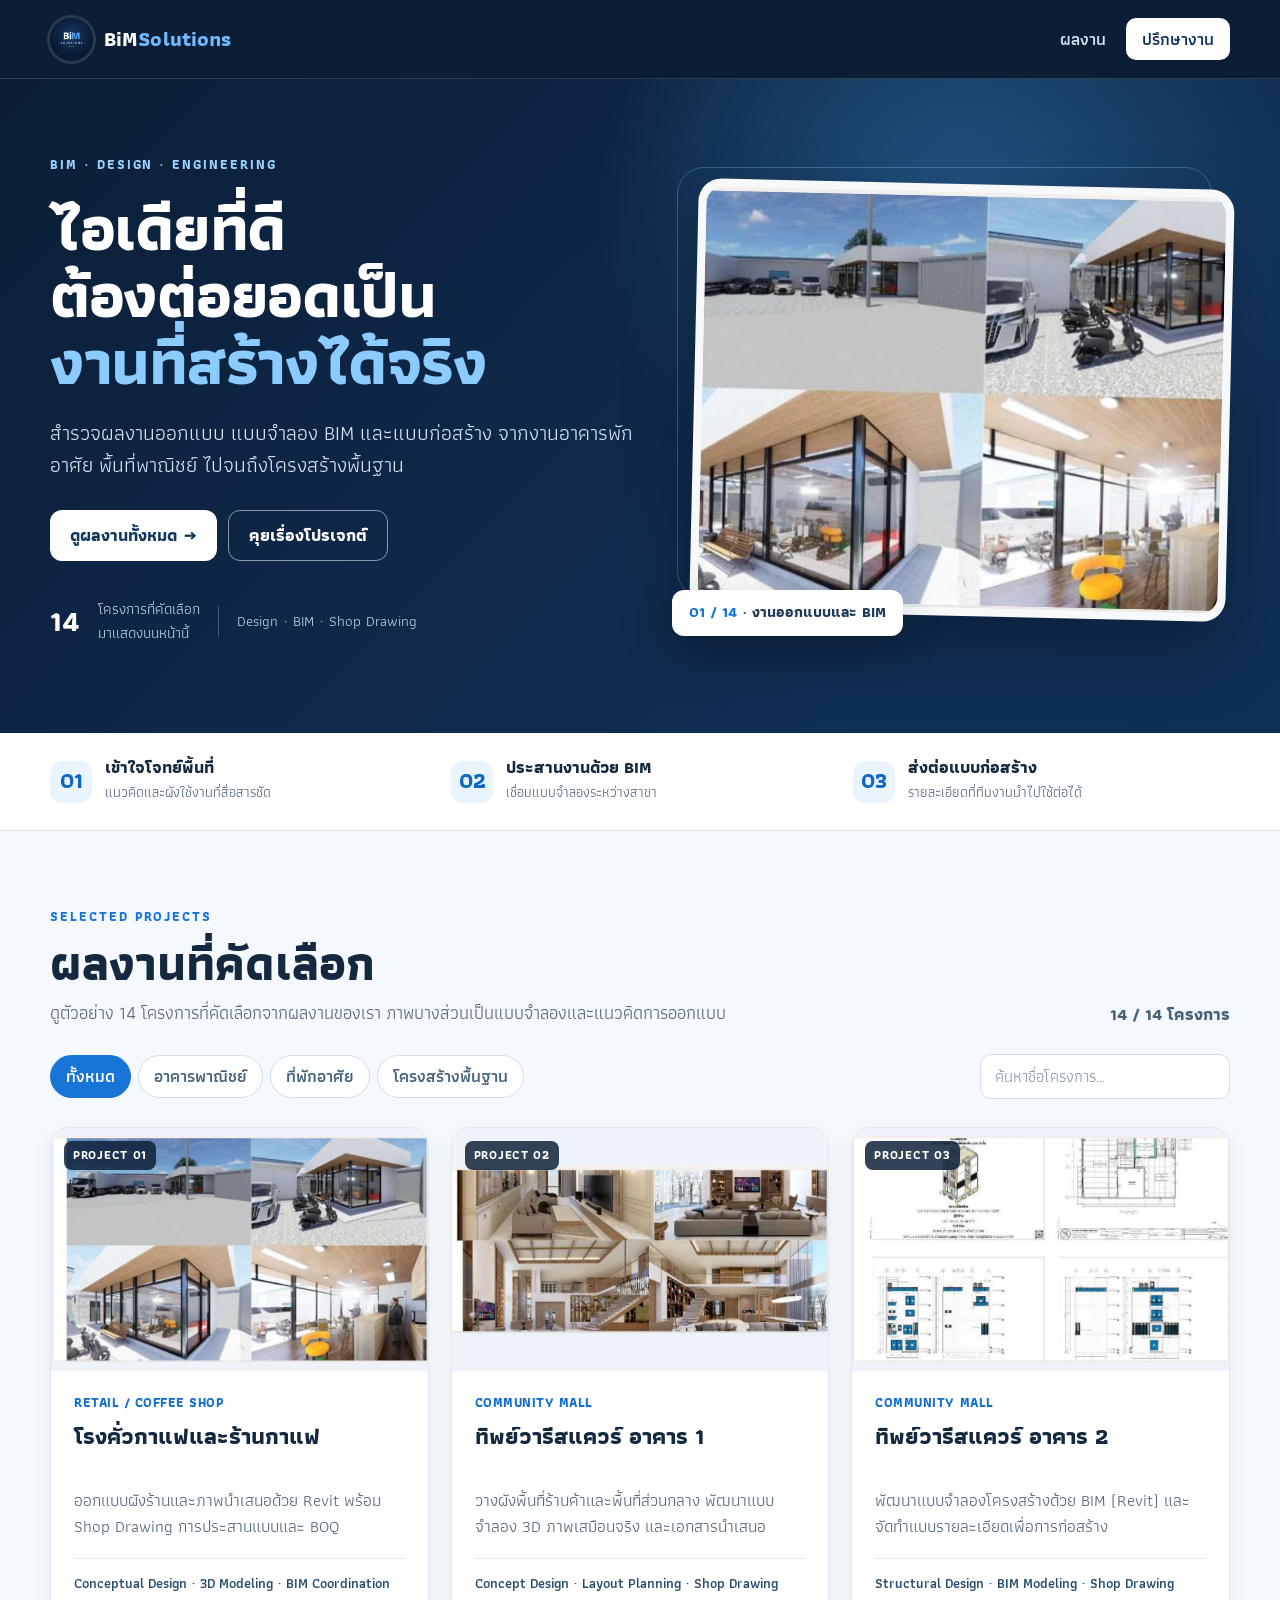
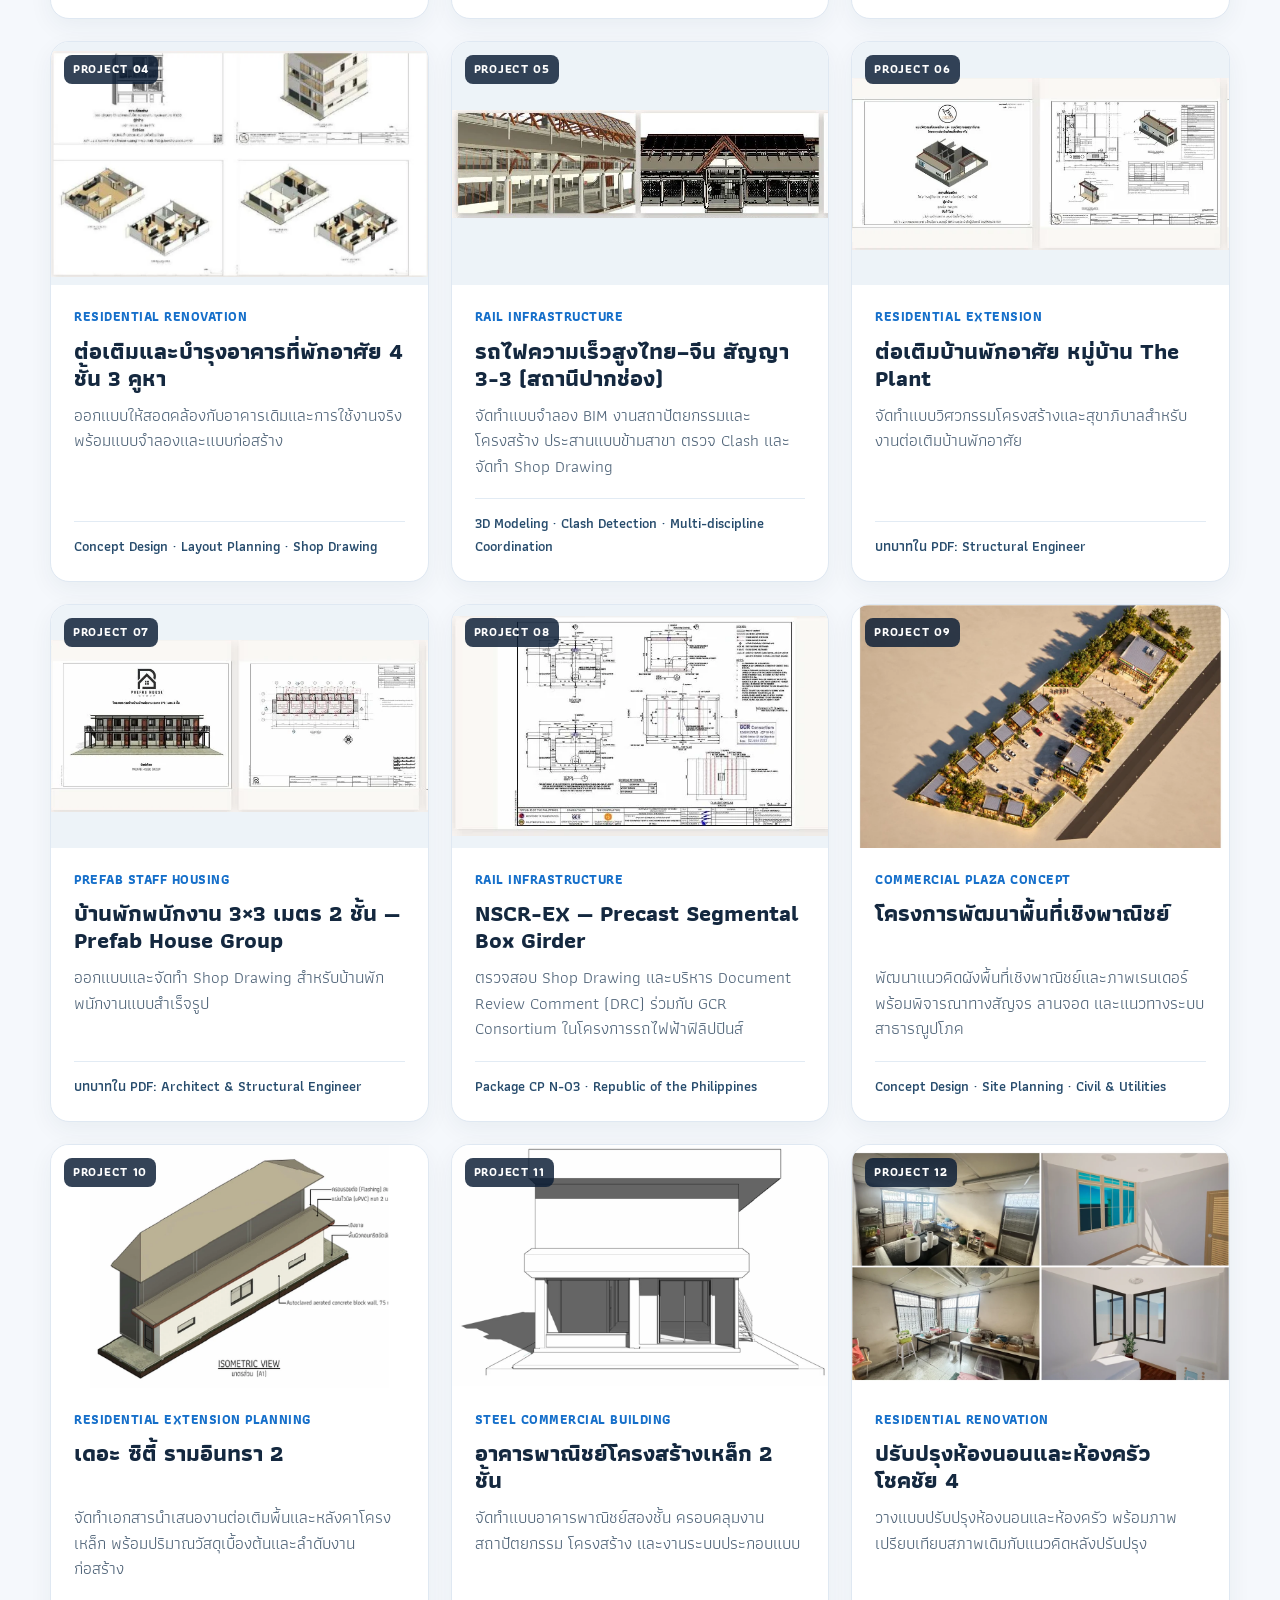
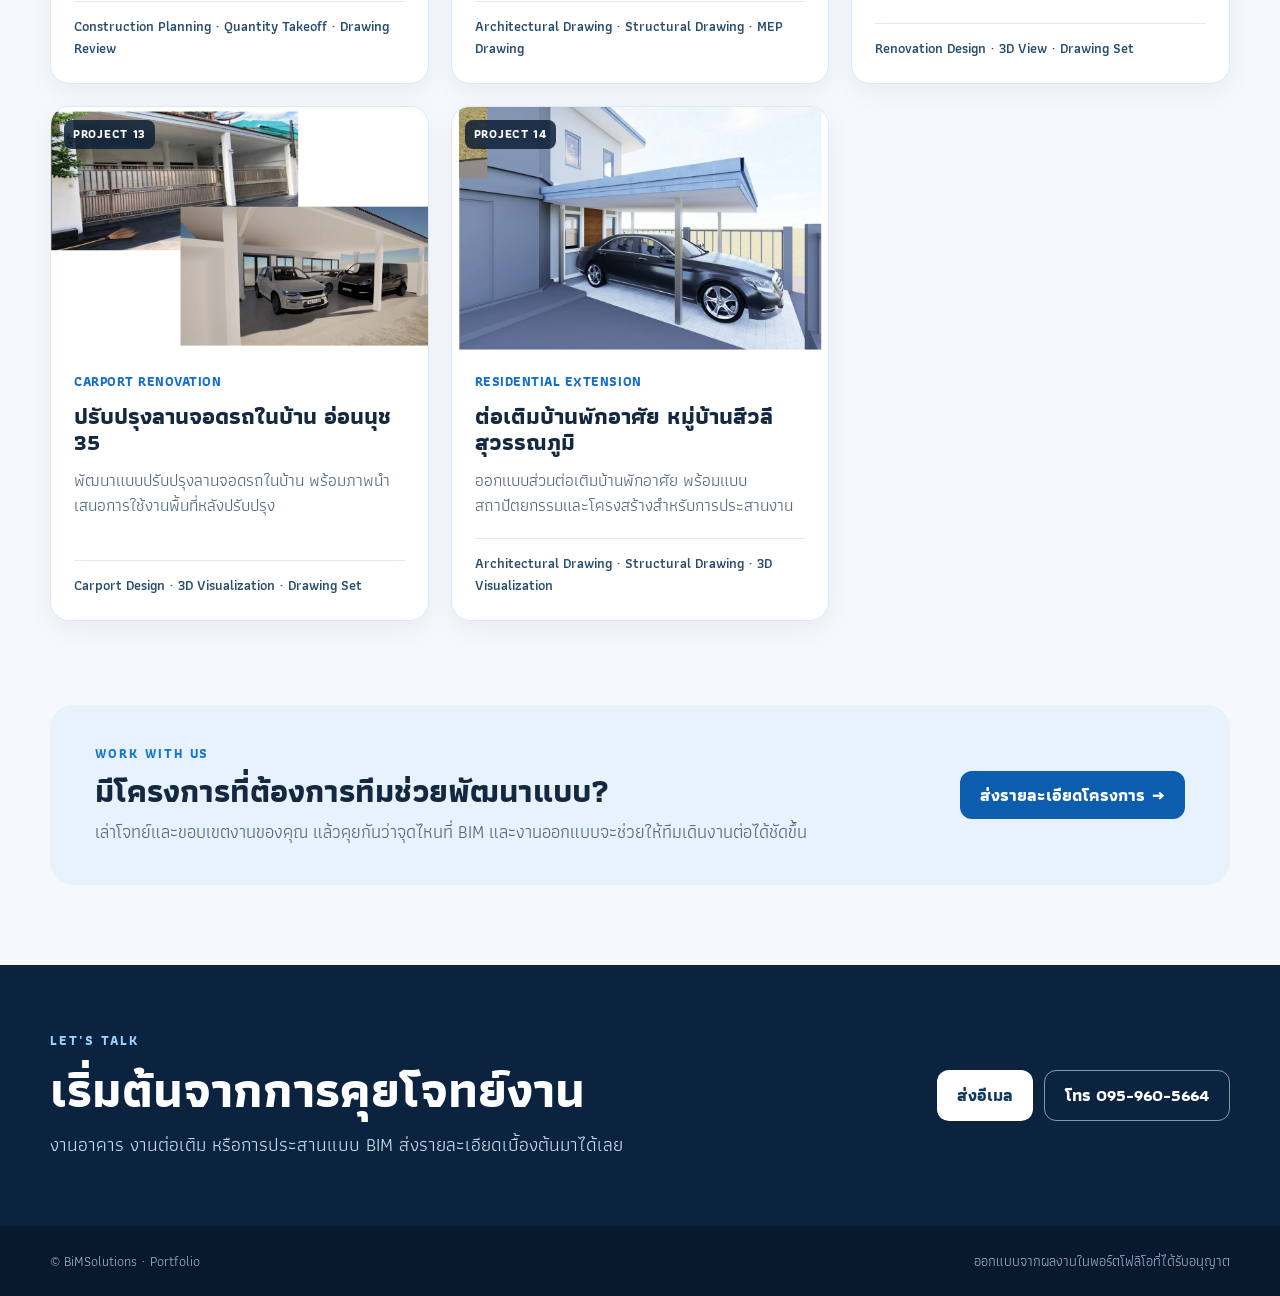
<file: portfolio/index.html>
<!doctype html>
<html lang="th">
<head>
<meta charset="utf-8">
<meta name="viewport" content="width=device-width, initial-scale=1">
<title>ผลงานออกแบบและ BIM | BiMSolutions</title>
<meta name="description" content="ชมตัวอย่างผลงานออกแบบ เขียนแบบ BIM Revit, Shop Drawing และ Method Statement สำหรับงานอาคารและโครงสร้างพื้นฐานจาก BiMSolutions">
    <link rel="canonical" href="https://bimsolutions-th.com/portfolio/">
    <meta property="og:title" content="ผลงานออกแบบและ BIM | BiMSolutions">
    <meta property="og:description" content="ชมตัวอย่างโครงการออกแบบ เขียนแบบ BIM Revit, Shop Drawing และ Method Statement จาก BiMSolutions">
    <meta property="og:type" content="website">
    <meta property="og:url" content="https://bimsolutions-th.com/portfolio/">
    <meta property="og:image" content="https://bimsolutions-th.com/portfolio/assets/pdf-project-01.webp">
    <meta property="og:locale" content="th_TH">
    <meta name="twitter:card" content="summary_large_image">
    <meta name="twitter:title" content="ผลงานออกแบบและ BIM | BiMSolutions">
    <meta name="twitter:description" content="ชมตัวอย่างโครงการออกแบบ เขียนแบบ BIM Revit, Shop Drawing และ Method Statement จาก BiMSolutions">
    <meta name="twitter:image" content="https://bimsolutions-th.com/portfolio/assets/pdf-project-01.webp">
    <script type="application/ld+json">
    {
      "@context":"https://schema.org",
      "@type":"CollectionPage",
      "@id":"https://bimsolutions-th.com/portfolio/#webpage",
      "url":"https://bimsolutions-th.com/portfolio/",
      "name":"ผลงานออกแบบและ BIM | BiMSolutions",
      "description":"ตัวอย่างผลงานออกแบบ เขียนแบบ BIM Revit, Shop Drawing และ Method Statement สำหรับงานอาคารและโครงสร้างพื้นฐานจาก BiMSolutions",
      "inLanguage":"th-TH",
      "isPartOf":{"@id":"https://bimsolutions-th.com/#website"},
      "about":["BIM","Revit","แบบก่อสร้าง","Shop Drawing","Method Statement","BIM Coordination"]
    }
</script>
<link rel="icon" href="../BiM_Solutions_profile.png">
<link rel="preconnect" href="https://fonts.googleapis.com">
<link rel="preconnect" href="https://fonts.gstatic.com" crossorigin>
<link href="https://fonts.googleapis.com/css2?family=Athiti:wght@400;500;600;700&display=swap" rel="stylesheet">
<style>
:root{--navy:#0b1e36;--navy2:#132d4d;--blue:#1674d8;--blue2:#54afff;--ink:#14283f;--muted:#52667c;--line:#dce6f0;--bg:#f5f8fc;--white:#fff;--orange:#f7b56c;scroll-behavior:smooth}
*{box-sizing:border-box}body{margin:0;background:var(--bg);color:var(--ink);font-family:'Athiti',system-ui,sans-serif;font-size:17px;line-height:1.58;-webkit-font-smoothing:antialiased}button,input{font:inherit}a{color:inherit}button:focus-visible,input:focus-visible,a:focus-visible{outline:3px solid var(--orange);outline-offset:3px}.wrap{width:min(1180px,calc(100% - 40px));margin-inline:auto}.skip{position:absolute;left:-9999px;top:8px;background:white;padding:8px 12px;z-index:100}.skip:focus{left:8px}
header{background:var(--navy);color:white;border-bottom:1px solid rgba(255,255,255,.14)}.nav{min-height:78px;display:flex;align-items:center;justify-content:space-between;gap:24px}.brand{text-decoration:none;display:flex;align-items:center;gap:11px;font-weight:700;font-size:21px;letter-spacing:.1px}.brand img{width:43px;height:43px;border-radius:50%;box-shadow:0 0 0 3px rgba(255,255,255,.12)}.brand b{color:#70baff}.nav-actions{display:flex;align-items:center;gap:20px}.nav-actions a{text-decoration:none;font-weight:600}.nav-actions .text-link{color:#d2e2f5}.nav-actions .text-link:hover{color:white}.nav-actions .nav-cta{background:white;color:#0d315b;padding:8px 16px;border-radius:10px}.nav-actions .nav-cta:hover{background:#dff0ff}.draft-badge{font-size:12px;color:#ffe2ac;border:1px solid #8b6d3d;background:#4a371b;padding:5px 10px;border-radius:999px;white-space:nowrap}
.hero{background:radial-gradient(circle at 75% 20%,#225381 0,transparent 33%),linear-gradient(135deg,#0b1e36,#102f55 78%);color:white;overflow:hidden}.hero-grid{display:grid;grid-template-columns:1.05fr .95fr;align-items:center;gap:52px;padding:76px 0 88px}.eyebrow{color:#9bd2ff;text-transform:uppercase;letter-spacing:.15em;font-weight:700;font-size:13px}.hero h1{font-size:clamp(45px,5vw,70px);line-height:1.05;letter-spacing:-.02em;margin:18px 0 22px;font-weight:700}.hero h1 em{font-style:normal;color:#8bcbff}.hero p{font-size:21px;line-height:1.5;color:#d4e3f3;max-width:600px;margin:0}.hero-actions{display:flex;gap:11px;flex-wrap:wrap;margin-top:30px}.btn{display:inline-flex;align-items:center;justify-content:center;gap:7px;text-decoration:none;font-weight:700;border-radius:12px;padding:11px 20px;min-height:48px;transition:transform .2s ease,background .2s ease}.btn:hover{transform:translateY(-2px)}.btn-primary{background:#fff;color:#11375d}.btn-primary:hover{background:#e5f3ff}.btn-outline{border:1px solid rgba(255,255,255,.52);color:white}.btn-outline:hover{background:rgba(255,255,255,.09)}.hero-proof{display:flex;align-items:center;gap:18px;margin-top:37px;flex-wrap:wrap;color:#bbd2e9;font-size:15px}.hero-proof strong{font-size:29px;line-height:1;color:white}.hero-proof .divider{height:31px;width:1px;background:rgba(255,255,255,.23)}.hero-visual{position:relative}.hero-visual:before{content:"";position:absolute;inset:-17px 18px 18px -17px;border:1px solid rgba(143,202,247,.3);border-radius:27px}.hero-photo{position:relative;background:#f6f8fa;padding:8px;border-radius:23px;box-shadow:0 30px 70px rgba(0,0,0,.28);transform:rotate(1.3deg)}.hero-photo img{display:block;width:100%;aspect-ratio:1.25;object-fit:cover;border-radius:17px}.hero-label{position:absolute;left:-22px;bottom:-20px;background:#fff;color:#203b56;box-shadow:0 15px 40px rgba(0,0,0,.2);padding:11px 17px;border-radius:12px;font-weight:700;font-size:15px}.hero-label span{color:#1674d8}
.trust{background:white;border-bottom:1px solid var(--line)}.trust-grid{display:grid;grid-template-columns:repeat(3,1fr);gap:24px;padding:25px 0}.trust-item{display:flex;align-items:center;gap:13px}.trust-mark{width:42px;height:42px;border-radius:12px;display:grid;place-items:center;background:#eaf4ff;color:#0f67c4;font-size:22px;font-weight:700;flex:none}.trust-item strong{display:block;font-size:17px;line-height:1.15}.trust-item span{color:var(--muted);font-size:14px}
.section{padding:76px 0 84px}.section-top{display:flex;justify-content:space-between;align-items:end;gap:24px;margin-bottom:26px}.section h2{font-size:clamp(35px,4vw,48px);line-height:1.1;margin:11px 0 8px}.section-intro{font-size:18px;color:var(--muted);margin:0}.count{font-weight:700;color:#44617c;white-space:nowrap}.tools{display:flex;justify-content:space-between;align-items:center;gap:14px;flex-wrap:wrap;margin-bottom:28px}.filters{display:flex;gap:7px;flex-wrap:wrap}.filter{border:1px solid #cfdeed;background:#fff;color:#456179;border-radius:999px;padding:7px 15px;font-weight:600;cursor:pointer;min-height:40px}.filter:hover,.filter[aria-pressed="true"]{border-color:#1775d7;background:#1775d7;color:#fff}.search{border:1px solid #cfdeed;background:#fff;border-radius:11px;padding:9px 14px;min-width:250px;color:var(--ink);font-size:16px}.search::placeholder{color:#8798aa}
.grid{display:grid;grid-template-columns:repeat(3,minmax(0,1fr));gap:22px}.card{background:#fff;border:1px solid #dfe8f2;border-radius:19px;overflow:hidden;display:flex;flex-direction:column;box-shadow:0 8px 25px rgba(17,46,78,.055);transition:transform .2s ease,box-shadow .2s ease}.card:hover{transform:translateY(-4px);box-shadow:0 18px 40px rgba(17,46,78,.13)}.image-wrap{position:relative;background:#edf3f8;aspect-ratio:1.55;display:grid;place-items:center;overflow:hidden}.image-wrap img{width:100%;height:100%;object-fit:contain;display:block}.project-no{position:absolute;top:13px;left:13px;color:#fff;background:rgba(11,30,54,.83);font-weight:700;font-size:12px;letter-spacing:.06em;border-radius:8px;padding:5px 9px}.card-body{padding:22px 23px 24px;display:flex;flex-direction:column;flex:1}.category{font-weight:700;color:#156fca;letter-spacing:.04em;font-size:13px;text-transform:uppercase}.card h3{font-size:23px;line-height:1.17;margin:10px 0 11px;min-height:54px}.card p{margin:0;color:#53677b;line-height:1.5}.scope{margin-top:auto;padding-top:19px;color:#264b6c;font-weight:600;font-size:14px}.scope:before{content:"";display:block;height:1px;background:#e2ebf4;margin-bottom:13px}.empty{display:none;text-align:center;color:var(--muted);padding:55px 10px}
.service{padding:0 0 80px}.service-box{background:#e8f2fc;border-radius:23px;padding:39px 45px;display:grid;grid-template-columns:1fr auto;gap:25px;align-items:center}.service-box h2{font-size:32px;line-height:1.2;margin:8px 0 7px}.service-box p{margin:0;color:#4f667e;font-size:18px}.service-box .btn{background:#0d5daf;color:white}.service-box .btn:hover{background:#0b4b8e}.contact{background:#0c2340;color:white;padding:66px 0}.contact-grid{display:grid;grid-template-columns:1fr auto;gap:40px;align-items:center}.contact h2{font-size:clamp(34px,4vw,49px);line-height:1.1;margin:12px 0}.contact p{font-size:19px;color:#c9dcef;margin:0;max-width:650px}.contact-actions{display:flex;gap:11px;flex-wrap:wrap}.footer{background:#09192d;color:#98b2cc;padding:24px 0;font-size:14px}.footer .wrap{display:flex;justify-content:space-between;gap:20px;flex-wrap:wrap}.review-note{font-size:13px;color:#6c8195;padding:15px 0 36px}.review-note a{color:#175eaa}
@media(max-width:900px){.hero-grid{grid-template-columns:1fr;gap:42px}.hero-visual{max-width:660px}.grid{grid-template-columns:repeat(2,minmax(0,1fr))}.service-box{grid-template-columns:1fr}.contact-grid{grid-template-columns:1fr}.trust-grid{gap:15px}}
@media(max-width:620px){.wrap{width:min(100% - 32px,1180px)}.nav{min-height:70px}.nav-actions .text-link,.draft-badge{display:none}.brand{font-size:19px}.brand img{width:38px;height:38px}.nav-actions .nav-cta{padding:7px 12px;font-size:15px}.hero-grid{padding:55px 0 68px}.hero p{font-size:18px}.hero-label{left:8px;bottom:-20px}.trust-grid{grid-template-columns:1fr;gap:18px}.section{padding:57px 0 64px}.section-top{align-items:start;flex-direction:column}.grid{grid-template-columns:1fr}.search{width:100%}.card h3{min-height:0}.service{padding-bottom:60px}.service-box{padding:27px 24px}.contact{padding:56px 0}.contact-actions{width:100%}.contact-actions .btn{flex:1}.footer .wrap{display:block}}
@media(prefers-reduced-motion:reduce){*,*:before,*:after{scroll-behavior:auto!important;transition:none!important}}
</style>
</head>
<body>
<a class="skip" href="#projects">ข้ามไปยังผลงาน</a>
<header><div class="wrap nav"><a class="brand" href="../index.html" aria-label="BiMSolutions หน้าหลัก"><img src="../BiM_Solutions_profile.png" alt=""><span>BiM<b>Solutions</b></span></a><nav class="nav-actions" aria-label="เมนูหลัก"><a class="text-link" href="#projects">ผลงาน</a><a class="nav-cta" href="mailto:p.termpong@gmail.com?subject=%E0%B8%AA%E0%B8%AD%E0%B8%9A%E0%B8%96%E0%B8%B2%E0%B8%A1%E0%B8%87%E0%B8%B2%E0%B8%99%20BIM">ปรึกษางาน</a></nav></div></header>
<section class="hero"><div class="wrap hero-grid"><div><div class="eyebrow">BIM · DESIGN · ENGINEERING</div><h1>ไอเดียที่ดี<br>ต้องต่อยอดเป็น<br><em>งานที่สร้างได้จริง</em></h1><p>สำรวจผลงานออกแบบ แบบจำลอง BIM และแบบก่อสร้าง จากงานอาคารพักอาศัย พื้นที่พาณิชย์ ไปจนถึงโครงสร้างพื้นฐาน</p><div class="hero-actions"><a class="btn btn-primary" href="#projects">ดูผลงานทั้งหมด <span aria-hidden="true">→</span></a><a class="btn btn-outline" href="mailto:p.termpong@gmail.com?subject=%E0%B8%84%E0%B8%B8%E0%B8%A2%E0%B9%80%E0%B8%A3%E0%B8%B7%E0%B9%88%E0%B8%AD%E0%B8%87%E0%B9%82%E0%B8%84%E0%B8%A3%E0%B8%87%E0%B8%81%E0%B8%B2%E0%B8%A3">คุยเรื่องโปรเจกต์</a></div><div class="hero-proof"><strong>14</strong><span>โครงการที่คัดเลือก<br>มาแสดงบนหน้านี้</span><span class="divider" aria-hidden="true"></span><span>Design · BIM · Shop Drawing</span></div></div><div class="hero-visual"><div class="hero-photo"><img src="assets/pdf-project-01.webp" alt="ภาพตัวอย่างงานออกแบบโรงคั่วกาแฟและร้านกาแฟ"></div><div class="hero-label"><span>01 / 14</span> · งานออกแบบและ BIM</div></div></div></section>
<div class="trust"><div class="wrap trust-grid"><div class="trust-item"><div class="trust-mark" aria-hidden="true">01</div><div><strong>เข้าใจโจทย์พื้นที่</strong><span>แนวคิดและผังใช้งานที่สื่อสารชัด</span></div></div><div class="trust-item"><div class="trust-mark" aria-hidden="true">02</div><div><strong>ประสานงานด้วย BIM</strong><span>เชื่อมแบบจำลองระหว่างสาขา</span></div></div><div class="trust-item"><div class="trust-mark" aria-hidden="true">03</div><div><strong>ส่งต่อแบบก่อสร้าง</strong><span>รายละเอียดที่ทีมงานนำไปใช้ต่อได้</span></div></div></div></div>
<main id="projects" class="section"><div class="wrap"><div class="section-top"><div><div class="eyebrow" style="color:#1674d8">SELECTED PROJECTS</div><h2>ผลงานที่คัดเลือก</h2><p class="section-intro">ดูตัวอย่าง 14 โครงการที่คัดเลือกจากผลงานของเรา ภาพบางส่วนเป็นแบบจำลองและแนวคิดการออกแบบ</p></div><span class="count" id="count" aria-live="polite"></span></div><div class="tools"><div class="filters" role="group" aria-label="ประเภทโครงการ"><button class="filter" data-filter="all" aria-pressed="true">ทั้งหมด</button><button class="filter" data-filter="commercial" aria-pressed="false">อาคารพาณิชย์</button><button class="filter" data-filter="residential" aria-pressed="false">ที่พักอาศัย</button><button class="filter" data-filter="infrastructure" aria-pressed="false">โครงสร้างพื้นฐาน</button></div><input class="search" id="search" type="search" placeholder="ค้นหาชื่อโครงการ…" aria-label="ค้นหาผลงาน"></div><div class="grid" id="grid"></div><p class="empty" id="empty">ไม่พบผลงานที่ตรงกับคำค้น</p></div></main>
<section class="service"><div class="wrap"><div class="service-box"><div><div class="eyebrow" style="color:#1674d8">WORK WITH US</div><h2>มีโครงการที่ต้องการทีมช่วยพัฒนาแบบ?</h2><p>เล่าโจทย์และขอบเขตงานของคุณ แล้วคุยกันว่าจุดไหนที่ BIM และงานออกแบบจะช่วยให้ทีมเดินงานต่อได้ชัดขึ้น</p></div><a class="btn" href="mailto:p.termpong@gmail.com?subject=%E0%B8%AA%E0%B8%AD%E0%B8%9A%E0%B8%96%E0%B8%B2%E0%B8%A1%E0%B8%87%E0%B8%B2%E0%B8%99%20BIM">ส่งรายละเอียดโครงการ <span aria-hidden="true">→</span></a></div></div></section>
<section class="contact"><div class="wrap contact-grid"><div><div class="eyebrow">LET'S TALK</div><h2>เริ่มต้นจากการคุยโจทย์งาน</h2><p>งานอาคาร งานต่อเติม หรือการประสานแบบ BIM ส่งรายละเอียดเบื้องต้นมาได้เลย</p></div><div class="contact-actions"><a class="btn btn-primary" href="mailto:p.termpong@gmail.com">ส่งอีเมล</a><a class="btn btn-outline" href="tel:+66959605664">โทร 095-960-5664</a></div></div></section>
<footer class="footer"><div class="wrap"><span>© BiMSolutions · Portfolio</span><span>ออกแบบจากผลงานในพอร์ตโฟลิโอที่ได้รับอนุญาต</span></div></footer>
<script>
const projects=[{"name":"โรงคั่วกาแฟและร้านกาแฟ","kind":"Retail / Coffee Shop","group":"commercial","detail":"ออกแบบผังร้านและภาพนำเสนอด้วย Revit พร้อม Shop Drawing การประสานแบบและ BOQ","files":"Conceptual Design · 3D Modeling · BIM Coordination","image":"assets/pdf-project-01.webp"},{"name":"ทิพย์วารีสแควร์ อาคาร 1","kind":"Community Mall","group":"commercial","detail":"วางผังพื้นที่ร้านค้าและพื้นที่ส่วนกลาง พัฒนาแบบจำลอง 3D ภาพเสมือนจริง และเอกสารนำเสนอ","files":"Concept Design · Layout Planning · Shop Drawing","image":"assets/pdf-project-02.webp"},{"name":"ทิพย์วารีสแควร์ อาคาร 2","kind":"Community Mall","group":"commercial","detail":"พัฒนาแบบจำลองโครงสร้างด้วย BIM (Revit) และจัดทำแบบรายละเอียดเพื่อการก่อสร้าง","files":"Structural Design · BIM Modeling · Shop Drawing","image":"assets/pdf-project-03.webp"},{"name":"ต่อเติมและบำรุงอาคารที่พักอาศัย 4 ชั้น 3 คูหา","kind":"Residential Renovation","group":"residential","detail":"ออกแบบให้สอดคล้องกับอาคารเดิมและการใช้งานจริง พร้อมแบบจำลองและแบบก่อสร้าง","files":"Concept Design · Layout Planning · Shop Drawing","image":"assets/pdf-project-04.webp"},{"name":"รถไฟความเร็วสูงไทย–จีน สัญญา 3-3 (สถานีปากช่อง)","kind":"Rail Infrastructure","group":"infrastructure","detail":"จัดทำแบบจำลอง BIM งานสถาปัตยกรรมและโครงสร้าง ประสานแบบข้ามสาขา ตรวจ Clash และจัดทำ Shop Drawing","files":"3D Modeling · Clash Detection · Multi-discipline Coordination","image":"assets/pdf-project-05.webp"},{"name":"ต่อเติมบ้านพักอาศัย หมู่บ้าน The Plant","kind":"Residential Extension","group":"residential","detail":"จัดทำแบบวิศวกรรมโครงสร้างและสุขาภิบาลสำหรับงานต่อเติมบ้านพักอาศัย","files":"บทบาทใน PDF: Structural Engineer","image":"assets/pdf-project-06.webp"},{"name":"บ้านพักพนักงาน 3×3 เมตร 2 ชั้น — Prefab House Group","kind":"Prefab Staff Housing","group":"residential","detail":"ออกแบบและจัดทำ Shop Drawing สำหรับบ้านพักพนักงานแบบสำเร็จรูป","files":"บทบาทใน PDF: Architect & Structural Engineer","image":"assets/pdf-project-07.webp"},{"name":"NSCR-EX — Precast Segmental Box Girder","kind":"Rail Infrastructure","group":"infrastructure","detail":"ตรวจสอบ Shop Drawing และบริหาร Document Review Comment (DRC) ร่วมกับ GCR Consortium ในโครงการรถไฟฟ้าฟิลิปปินส์","files":"Package CP N-03 · Republic of the Philippines","image":"assets/pdf-project-08.webp"},{"name":"โครงการพัฒนาพื้นที่เชิงพาณิชย์","kind":"Commercial Plaza Concept","group":"commercial","detail":"พัฒนาแนวคิดผังพื้นที่เชิงพาณิชย์และภาพเรนเดอร์ พร้อมพิจารณาทางสัญจร ลานจอด และแนวทางระบบสาธารณูปโภค","files":"Concept Design · Site Planning · Civil & Utilities","image":"assets/pdf-project-09.webp"},{"name":"เดอะ ซิตี้ รามอินทรา 2","kind":"Residential Extension Planning","group":"residential","detail":"จัดทำเอกสารนำเสนองานต่อเติมพื้นและหลังคาโครงเหล็ก พร้อมปริมาณวัสดุเบื้องต้นและลำดับงานก่อสร้าง","files":"Construction Planning · Quantity Takeoff · Drawing Review","image":"assets/pdf-project-10.webp"},{"name":"อาคารพาณิชย์โครงสร้างเหล็ก 2 ชั้น","kind":"Steel Commercial Building","group":"commercial","detail":"จัดทำแบบอาคารพาณิชย์สองชั้น ครอบคลุมงานสถาปัตยกรรม โครงสร้าง และงานระบบประกอบแบบ","files":"Architectural Drawing · Structural Drawing · MEP Drawing","image":"assets/pdf-project-11.webp"},{"name":"ปรับปรุงห้องนอนและห้องครัว โชคชัย 4","kind":"Residential Renovation","group":"residential","detail":"วางแบบปรับปรุงห้องนอนและห้องครัว พร้อมภาพเปรียบเทียบสภาพเดิมกับแนวคิดหลังปรับปรุง","files":"Renovation Design · 3D View · Drawing Set","image":"assets/pdf-project-12.webp"},{"name":"ปรับปรุงลานจอดรถในบ้าน อ่อนนุช 35","kind":"Carport Renovation","group":"residential","detail":"พัฒนาแบบปรับปรุงลานจอดรถในบ้าน พร้อมภาพนำเสนอการใช้งานพื้นที่หลังปรับปรุง","files":"Carport Design · 3D Visualization · Drawing Set","image":"assets/pdf-project-13.webp"},{"name":"ต่อเติมบ้านพักอาศัย หมู่บ้านสีวลี สุวรรณภูมิ","kind":"Residential Extension","group":"residential","detail":"ออกแบบส่วนต่อเติมบ้านพักอาศัย พร้อมแบบสถาปัตยกรรมและโครงสร้างสำหรับการประสานงาน","files":"Architectural Drawing · Structural Drawing · 3D Visualization","image":"assets/pdf-project-14.webp"}];
const grid=document.getElementById('grid'),count=document.getElementById('count'),empty=document.getElementById('empty'),search=document.getElementById('search');let active='all';
const esc=s=>String(s).replace(/[&<>"']/g,c=>({'&':'&amp;','<':'&lt;','>':'&gt;','"':'&quot;',"'":'&#39;'}[c]));
function render(){const q=search.value.trim().toLocaleLowerCase();const found=projects.filter(p=>(active==='all'||p.group===active)&&(p.name+' '+p.kind+' '+p.detail+' '+p.files).toLocaleLowerCase().includes(q));grid.innerHTML=found.map(p=>{let n=projects.indexOf(p)+1;return '<article class="card"><div class="image-wrap"><img src="'+esc(p.image)+'" alt="ภาพประกอบ '+esc(p.name)+'" loading="lazy"><span class="project-no">PROJECT '+String(n).padStart(2,'0')+'</span></div><div class="card-body"><span class="category">'+esc(p.kind)+'</span><h3>'+esc(p.name)+'</h3><p>'+esc(p.detail)+'</p><div class="scope">'+esc(p.files)+'</div></div></article>'}).join('');count.textContent=found.length+' / '+projects.length+' โครงการ';empty.style.display=found.length?'none':'block'}
document.querySelectorAll('.filter').forEach(b=>b.addEventListener('click',()=>{active=b.dataset.filter;document.querySelectorAll('.filter').forEach(x=>x.setAttribute('aria-pressed',String(x===b)));render()}));search.addEventListener('input',render);render();
</script>
</body>
</html>
</file>
